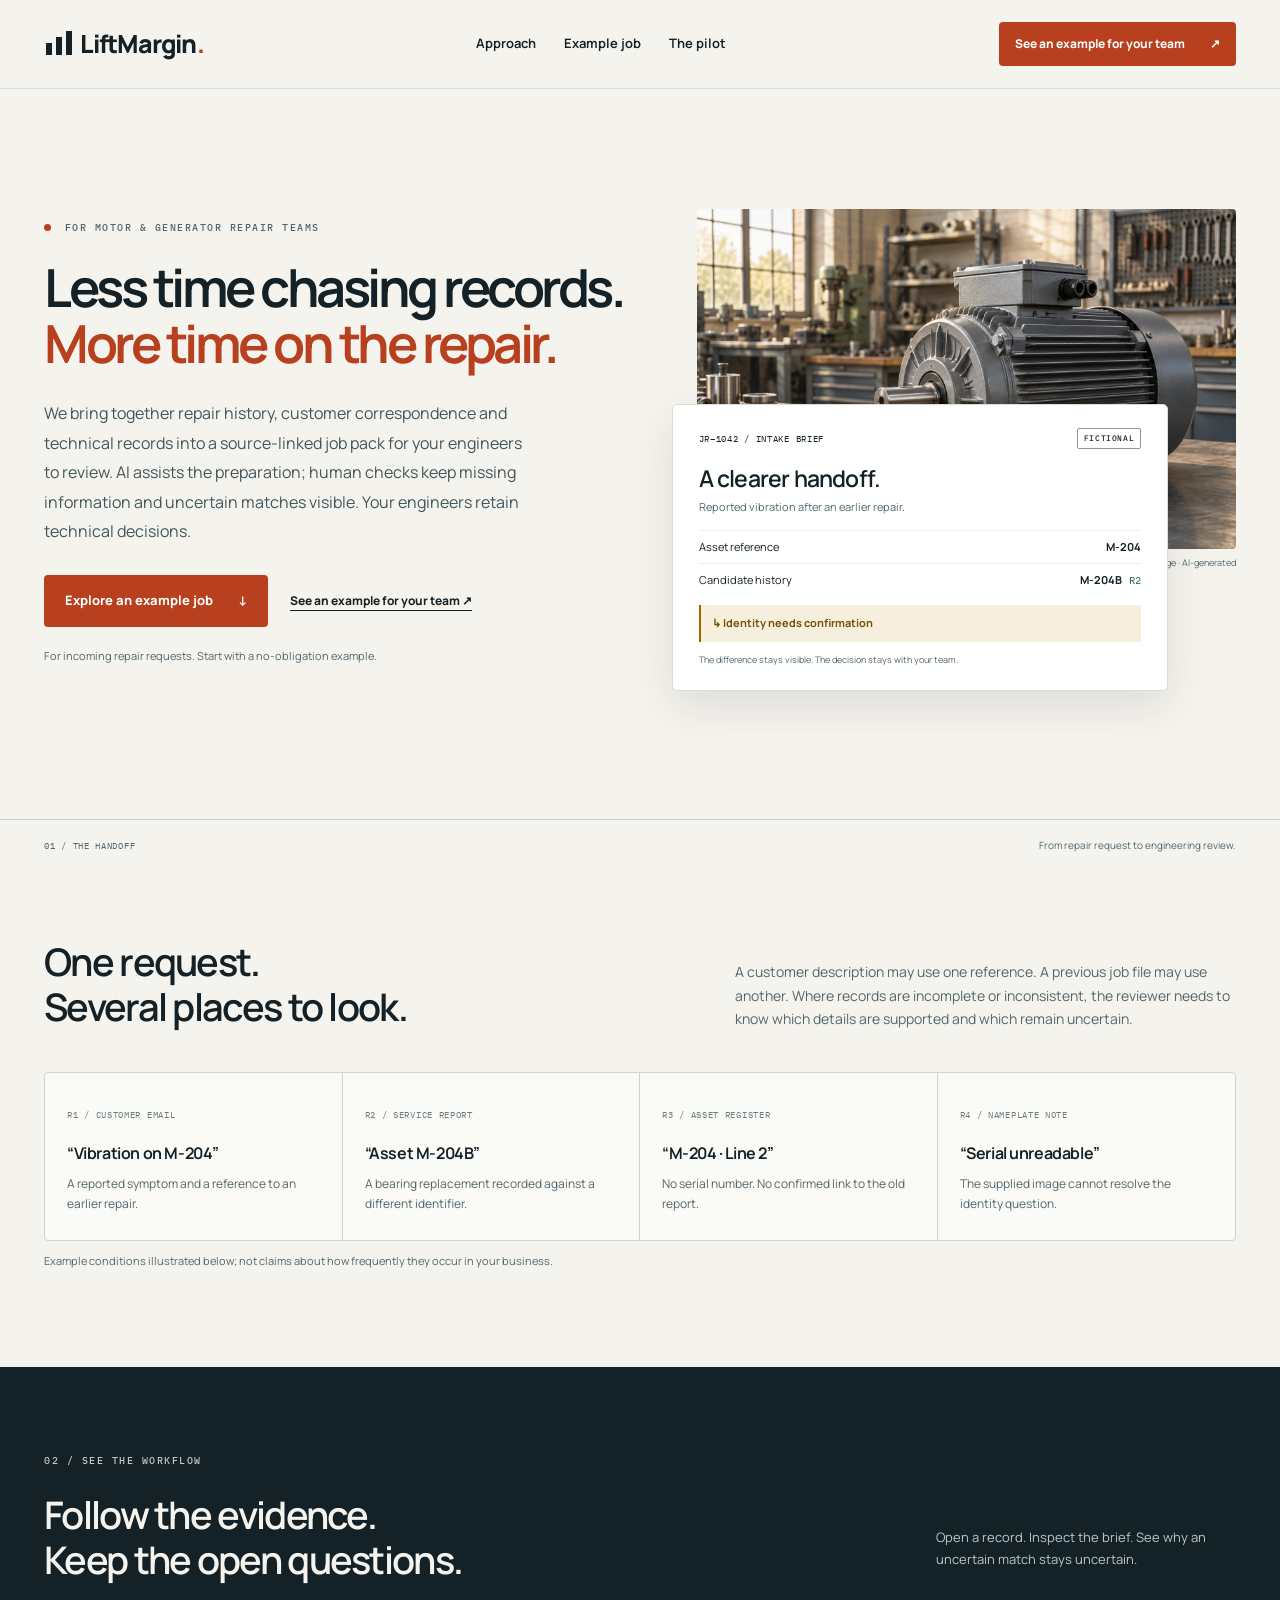
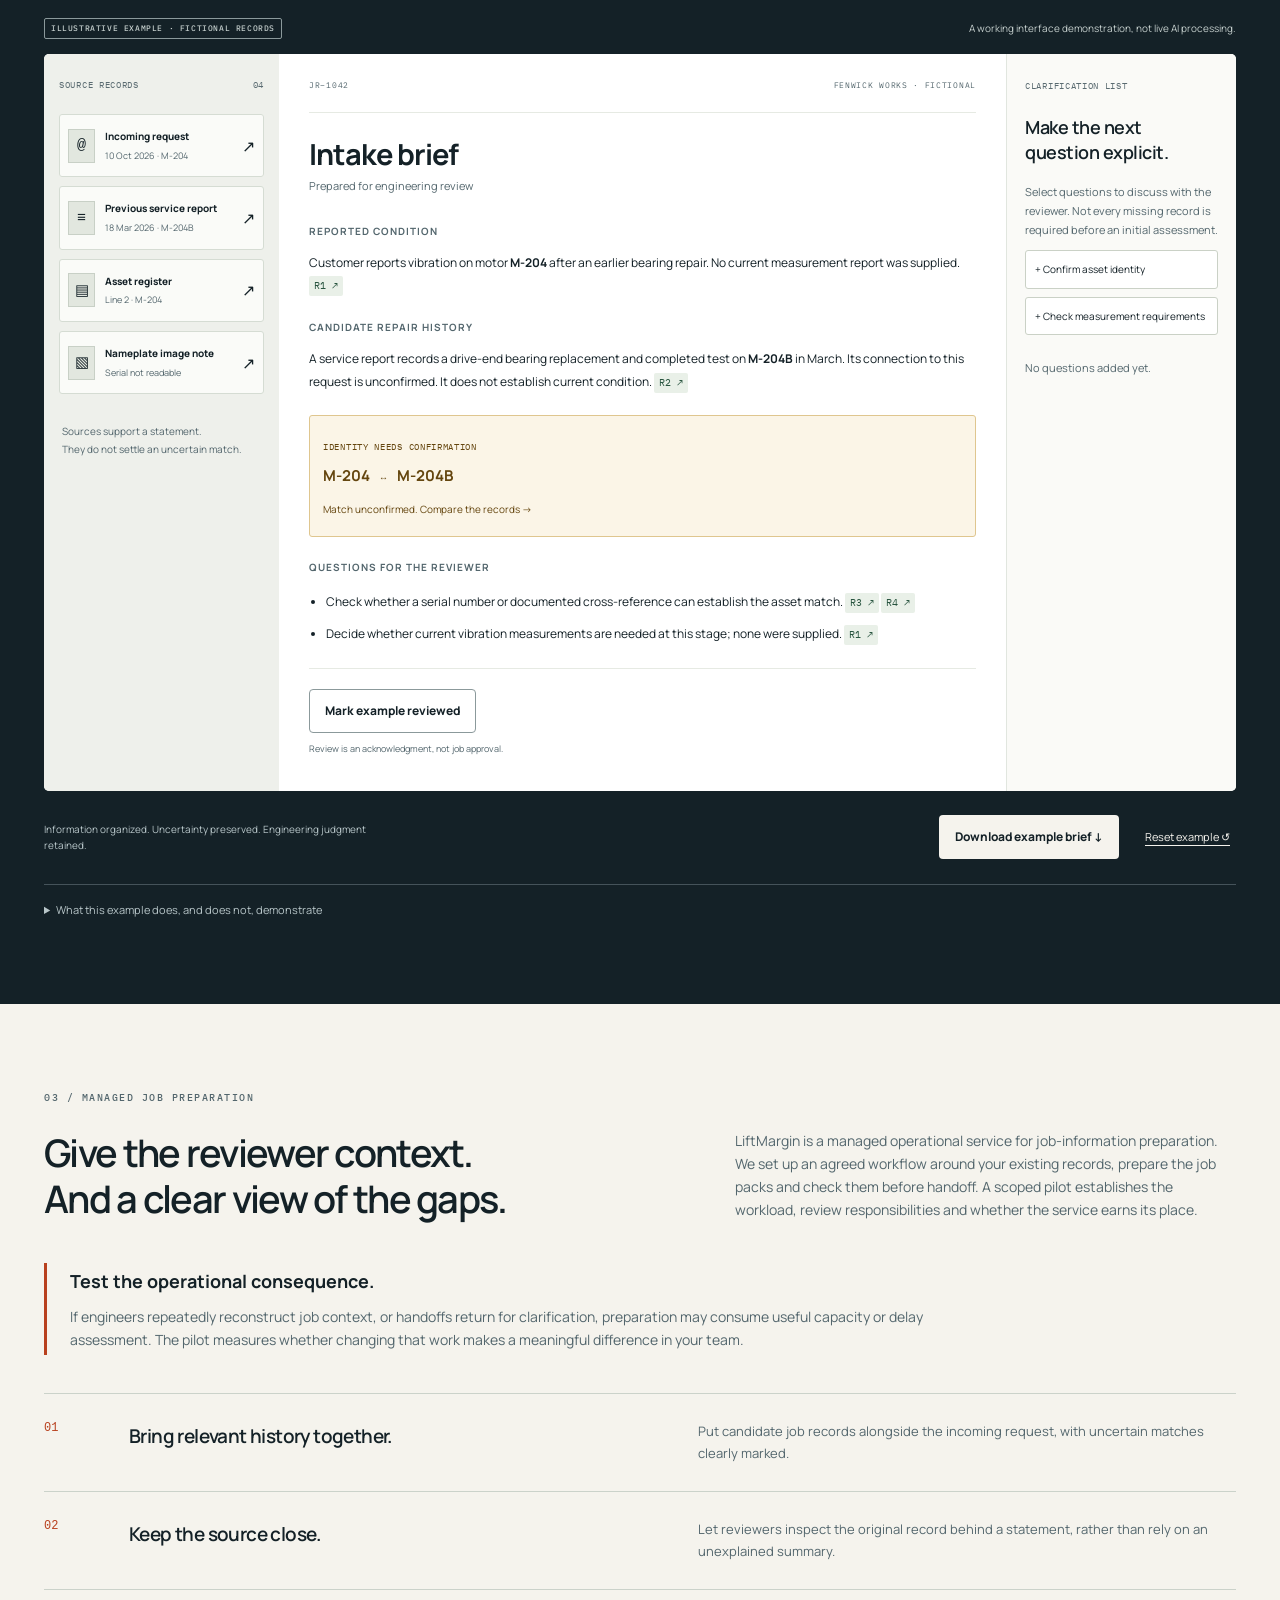
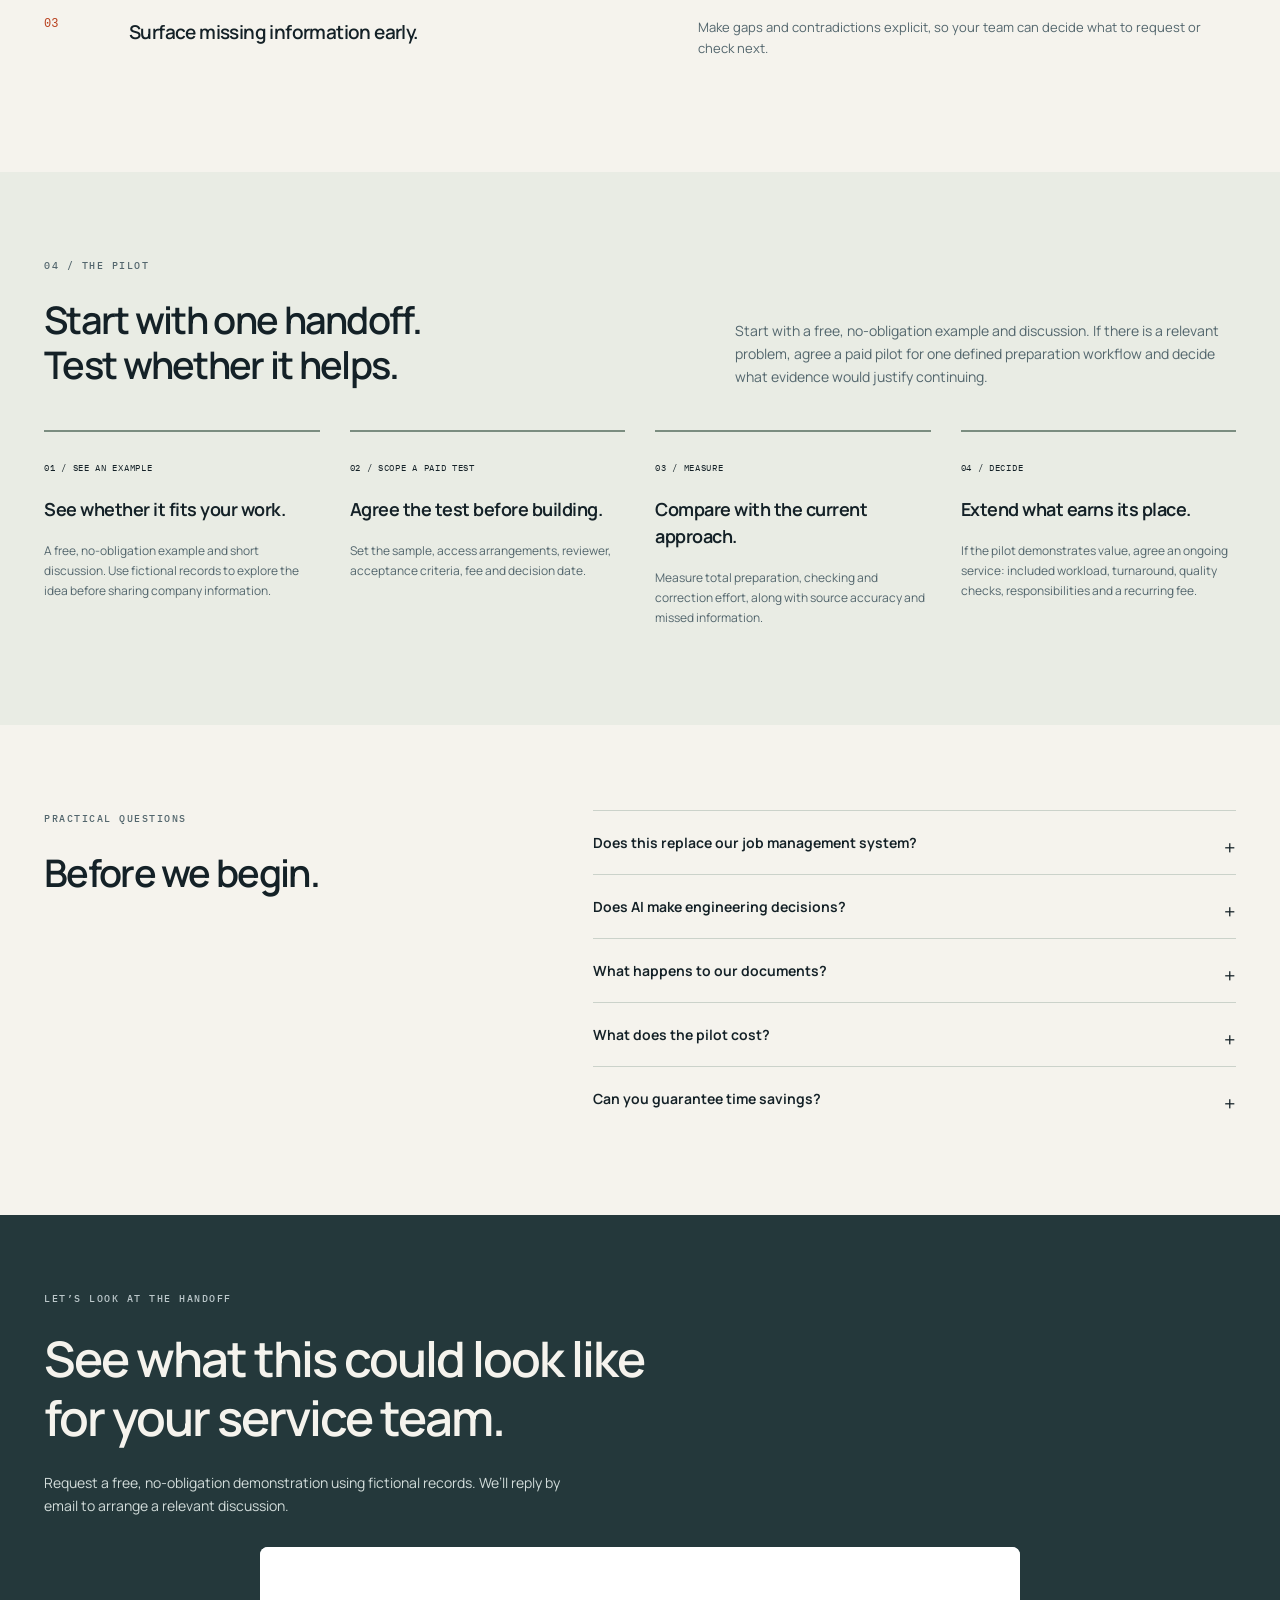
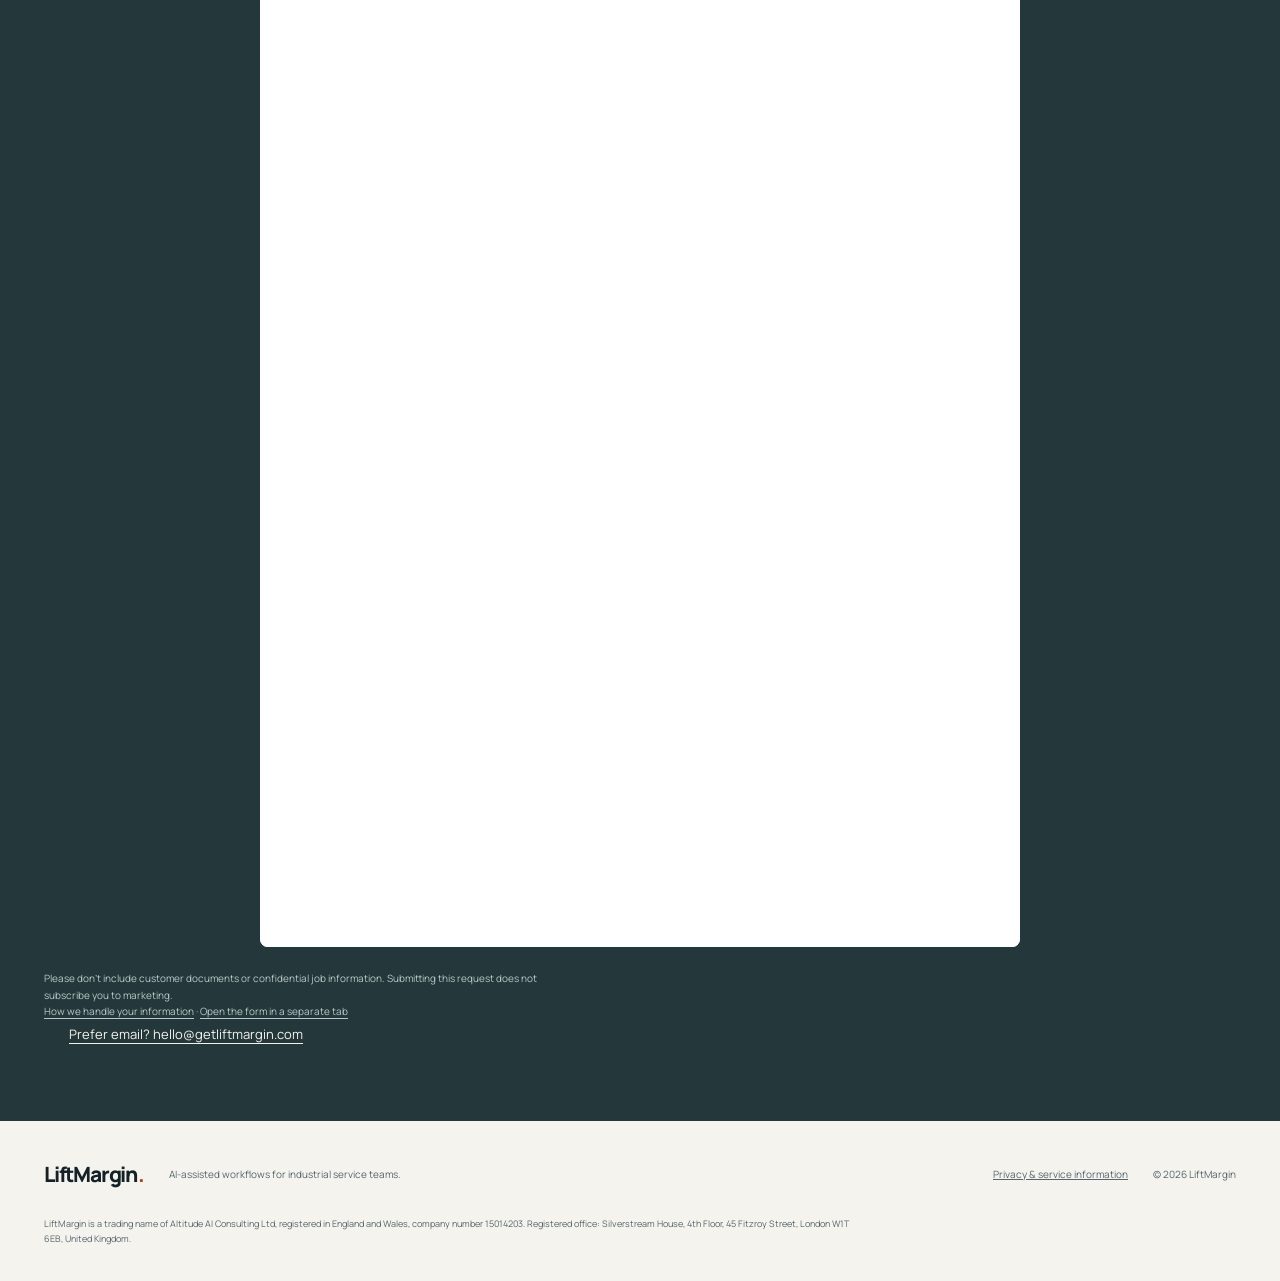
<file: site/index.html>
<!doctype html>
<html lang="en-US"><head><meta charset="utf-8"><meta name="viewport" content="width=device-width,initial-scale=1"><title>LiftMargin: Less time chasing records. More time on the repair.</title><meta name="description" content="AI-assisted job preparation for motor and generator repair teams. Explore a source-linked example, with missing information and uncertain matches kept visible."><meta property="og:title" content="LiftMargin: Less time chasing records. More time on the repair."><meta property="og:description" content="Managed job-information preparation for motor and generator repair teams. Start with a scoped pilot."><meta property="og:type" content="website"><link rel="canonical" href="https://getliftmargin.com/"><meta property="og:url" content="https://getliftmargin.com/"><meta property="og:site_name" content="LiftMargin"><meta property="og:image" content="https://getliftmargin.com/assets/og-image-us.jpg"><meta property="og:image:width" content="1200"><meta property="og:image:height" content="630"><meta property="og:image:alt" content="LiftMargin: Less time chasing records. More time on the repair. AI-assisted job preparation for motor and generator repair teams."><meta name="twitter:card" content="summary_large_image"><meta name="twitter:title" content="LiftMargin: Less time chasing records. More time on the repair."><meta name="twitter:description" content="AI-assisted job preparation for motor and generator repair teams."><meta name="twitter:image" content="https://getliftmargin.com/assets/og-image-us.jpg"><meta name="theme-color" content="#142127"><link rel="icon" href="assets/favicon.svg" type="image/svg+xml"><link rel="stylesheet" href="style.css"></head>
<body>
<header><nav class="wrap" aria-label="Main navigation"><a class="wordmark" href="#top" aria-label="LiftMargin home"><svg width="29" height="30" viewBox="0 0 29 30" aria-hidden="true"><path d="M2 26V14h6v12zm10 0V8h6v18zm10 0V2h6v24z" fill="currentColor"/></svg>LiftMargin<span class="wordmark-dot">.</span></a><div class="navlinks"><a href="#approach">Approach</a><a href="#example">Example job</a><a href="#pilot">The pilot</a></div><a class="button small" href="#contact">See an example for your team <span aria-hidden="true">↗</span></a></nav></header>
<main id="top">
<section class="hero wrap"><div class="hero-copy"><p class="eyebrow"><span></span> FOR MOTOR &amp; GENERATOR REPAIR TEAMS</p><h1>Less time chasing records.<br><em>More time on the repair.</em></h1><p class="lead">We bring together repair history, customer correspondence and technical records into a source-linked job pack for your engineers to review. AI assists the preparation; human checks keep missing information and uncertain matches visible. Your engineers retain technical decisions.</p><div class="actions"><a class="button" href="#example">Explore an example job <span aria-hidden="true">↓</span></a><a class="text-link" href="#contact">See an example for your team ↗</a></div><p class="micro">For incoming repair requests. Start with a no-obligation example.</p></div><div class="hero-scene"><figure><img src="assets/workshop.webp" alt="AI-generated illustration of an industrial electric motor on a workshop bench" width="1536" height="1024" fetchpriority="high"><figcaption>Illustrative workshop image · AI-generated</figcaption></figure><div class="hero-note"><div class="note-top"><span class="mono">JR–1042 / INTAKE BRIEF</span><span class="fiction-label">FICTIONAL</span></div><h2>A clearer handoff.</h2><p>Reported vibration after an earlier repair.</p><div class="note-row"><span>Asset reference</span><strong>M-204</strong></div><div class="note-row"><span>Candidate history</span><strong>M-204B <span class="source-tag">R2</span></strong></div><div class="warning">↳ Identity needs confirmation</div><p class="micro">The difference stays visible. The decision stays with your team.</p></div></div></section>
<div class="section-rule wrap"><span class="mono">01 / THE HANDOFF</span><span>From repair request to engineering review.</span></div>
<section id="approach" class="wrap section"><div class="section-heading"><h2>One request.<br>Several places to look.</h2><p>A customer description may use one reference. A previous job file may use another. Where records are incomplete or inconsistent, the reviewer needs to know which details are supported and which remain uncertain.</p></div><div class="records-strip"><article><span class="mono">R1 / CUSTOMER EMAIL</span><h3>“Vibration on M-204”</h3><p>A reported symptom and a reference to an earlier repair.</p></article><article><span class="mono">R2 / SERVICE REPORT</span><h3>“Asset M-204B”</h3><p>A bearing replacement recorded against a different identifier.</p></article><article><span class="mono">R3 / ASSET REGISTER</span><h3>“M-204 · Line 2”</h3><p>No serial number. No confirmed link to the old report.</p></article><article><span class="mono">R4 / NAMEPLATE NOTE</span><h3>“Serial unreadable”</h3><p>The supplied image cannot resolve the identity question.</p></article></div><p class="micro">Example conditions illustrated below; not claims about how frequently they occur in your business.</p></section>
<section id="example" class="demo-section"><div class="wrap section"><div class="demo-heading"><div><p class="eyebrow light">02 / SEE THE WORKFLOW</p><h2>Follow the evidence.<br>Keep the open questions.</h2></div><p>Open a record. Inspect the brief. See why an uncertain match stays uncertain.</p></div><div class="demo-disclosure"><span class="fiction-label">ILLUSTRATIVE EXAMPLE · FICTIONAL RECORDS</span><span>A working interface demonstration, not live AI processing.</span></div>
<div class="demo-shell"><aside class="source-tray" aria-label="Example source records"><div class="panel-label mono">SOURCE RECORDS <span>04</span></div><button class="source-button" data-source="R1"><span class="file-icon">@</span><span><strong>Incoming request</strong><small>10 Oct 2026 · M-204</small></span><b>↗</b></button><button class="source-button" data-source="R2"><span class="file-icon">≡</span><span><strong>Previous service report</strong><small>18 Mar 2026 · M-204B</small></span><b>↗</b></button><button class="source-button" data-source="R3"><span class="file-icon">▤</span><span><strong>Asset register</strong><small>Line 2 · M-204</small></span><b>↗</b></button><button class="source-button" data-source="R4"><span class="file-icon">▧</span><span><strong>Nameplate image note</strong><small>Serial not readable</small></span><b>↗</b></button><div class="tray-note">Sources support a statement.<br>They do not settle an uncertain match.</div></aside>
<article class="brief"><div class="brief-meta mono">JR–1042 <span>FENWICK WORKS · FICTIONAL</span></div><h3>Intake brief</h3><p class="brief-sub">Prepared for engineering review</p><div class="brief-block"><h4>Reported condition</h4><p>Customer reports vibration on motor <strong>M-204</strong> after an earlier bearing repair. No current measurement report was supplied. <button class="citation" data-source="R1" aria-label="Open source R1 for reported condition">R1 ↗</button></p></div><div class="brief-block"><h4>Candidate repair history</h4><p>A service report records a drive-end bearing replacement and completed test on <strong>M-204B</strong> in March. Its connection to this request is unconfirmed. It does not establish current condition. <button class="citation" data-source="R2" aria-label="Open source R2 for candidate repair history">R2 ↗</button></p></div><button class="identity-alert" id="identity"><span class="mono">IDENTITY NEEDS CONFIRMATION</span><strong>M-204 <span>↔</span> M-204B</strong><small>Match unconfirmed. Compare the records →</small></button><div class="brief-block"><h4>Questions for the reviewer</h4><ul><li>Check whether a serial number or documented cross-reference can establish the asset match. <button class="citation" data-source="R3">R3 ↗</button> <button class="citation" data-source="R4">R4 ↗</button></li><li>Decide whether current vibration measurements are needed at this stage; none were supplied. <button class="citation" data-source="R1">R1 ↗</button></li></ul></div><div class="brief-foot"><button class="button secondary small" id="review" aria-pressed="false">Mark example reviewed</button><p id="review-status" role="status">Review is an acknowledgment, not job approval.</p></div></article>
<aside class="questions-panel"><p class="panel-label mono">CLARIFICATION LIST</p><h3>Make the next<br>question explicit.</h3><p class="micro">Select questions to discuss with the reviewer. Not every missing record is required before an initial assessment.</p><button class="question-add" data-question="Confirm whether M-204 and M-204B refer to the same asset, using the serial number.">+ Confirm asset identity</button><button class="question-add" data-question="Ask the reviewer whether current vibration measurements are needed at this stage.">+ Check measurement requirements</button><ul id="questions" aria-label="Selected clarification questions"></ul><p id="question-status" class="micro" role="status" aria-live="polite">No questions added yet.</p></aside></div>
<div class="demo-toolbar"><p>Information organized. Uncertainty preserved. Engineering judgment retained.</p><div><button class="button paper small" id="download">Download example brief ↓</button><button class="reset" id="reset">Reset example ↺</button></div></div><details class="demo-about"><summary>What this example does, and does not, demonstrate</summary><p>This deliberately small example shows how sources and uncertainty can be presented. It does not establish time savings, typical job volume or suitability for your records. A representative test must include your actual document types, complexity, review effort and workflow requirements.</p><p>Every company, record and job in this example is fictional. The content is predefined; this page does not analyze files or run a live AI service. It illustrates a proposed handoff. Your team defines the required records and retains technical assessment, repair and safety decisions.</p></details></div></section>
<section class="wrap section outcomes"><p class="eyebrow">03 / MANAGED JOB PREPARATION</p><div class="section-heading"><h2>Give the reviewer context.<br>And a clear view of the gaps.</h2><p>LiftMargin is a managed operational service for job-information preparation. We set up an agreed workflow around your existing records, prepare the job packs and check them before handoff. A scoped pilot establishes the workload, review responsibilities and whether the service earns its place.</p></div><div class="commercial-purpose"><h3>Test the operational consequence.</h3><p>If engineers repeatedly reconstruct job context, or handoffs return for clarification, preparation may consume useful capacity or delay assessment. The pilot measures whether changing that work makes a meaningful difference in your team.</p></div><div class="outcome-list"><article><span class="number">01</span><h3>Bring relevant history together.</h3><p>Put candidate job records alongside the incoming request, with uncertain matches clearly marked.</p></article><article><span class="number">02</span><h3>Keep the source close.</h3><p>Let reviewers inspect the original record behind a statement, rather than rely on an unexplained summary.</p></article><article><span class="number">03</span><h3>Surface missing information early.</h3><p>Make gaps and contradictions explicit, so your team can decide what to request or check next.</p></article></div></section>
<section id="pilot" class="pilot-section"><div class="wrap section"><div class="section-heading"><div><p class="eyebrow">04 / THE PILOT</p><h2>Start with one handoff.<br>Test whether it helps.</h2></div><p>Start with a free, no-obligation example and discussion. If there is a relevant problem, agree a paid pilot for one defined preparation workflow and decide what evidence would justify continuing.</p></div><ol class="pilot-steps"><li><span class="mono">01 / SEE AN EXAMPLE</span><h3>See whether it fits your work.</h3><p>A free, no-obligation example and short discussion. Use fictional records to explore the idea before sharing company information.</p></li><li><span class="mono">02 / SCOPE A PAID TEST</span><h3>Agree the test before building.</h3><p>Set the sample, access arrangements, reviewer, acceptance criteria, fee and decision date.</p></li><li><span class="mono">03 / MEASURE</span><h3>Compare with the current approach.</h3><p>Measure total preparation, checking and correction effort, along with source accuracy and missed information.</p></li><li><span class="mono">04 / DECIDE</span><h3>Extend what earns its place.</h3><p>If the pilot demonstrates value, agree an ongoing service: included workload, turnaround, quality checks, responsibilities and a recurring fee.</p></li></ol></div></section>
<section class="wrap section faq"><div><p class="eyebrow">PRACTICAL QUESTIONS</p><h2>Before we begin.</h2></div><div><details><summary>Does this replace our job management system?</summary><p>We work around the records and systems your team uses. The pilot establishes which imports, access and integrations are practical, and what preparation work we will manage for you.</p></details><details><summary>Does AI make engineering decisions?</summary><p>No. The service organizes and references information for review. Your team retains technical judgment, repair decisions and approval.</p></details><details><summary>What happens to our documents?</summary><p>Access, storage, retention and deletion arrangements must be agreed before company records are accepted. Please do not send confidential records in an initial request.</p></details><details><summary>What does the pilot cost?</summary><p>The fee is agreed after the workflow and test scope are understood. The initial conversation is free and carries no obligation.</p></details><details><summary>Can you guarantee time savings?</summary><p>No. The pilot measures whether the workflow improves your handoff. The fictional demonstration is not evidence of customer savings or operational results.</p></details></div></section>
<section id="contact" class="contact-section"><div class="wrap"><p class="eyebrow light">LET’S LOOK AT THE HANDOFF</p><h2>See what this could look like<br>for your service team.</h2><p>Request a free, no-obligation demonstration using fictional records. We’ll reply by email to arrange a relevant discussion.</p><div class="request-form-shell"><iframe src="https://api.leadconnectorhq.com/widget/form/vJHZk4NUWJeu3hYxcGUx" title="Request a LiftMargin demonstration" loading="lazy" referrerpolicy="strict-origin-when-cross-origin"></iframe></div><p class="contact-note">Please don’t include customer documents or confidential job information. Submitting this request does not subscribe you to marketing.<br><a href="privacy.html">How we handle your information</a> · <a href="https://api.leadconnectorhq.com/widget/form/vJHZk4NUWJeu3hYxcGUx" target="_blank" rel="noopener">Open the form in a separate tab</a></p><a class="email" href="mailto:hello@getliftmargin.com">Prefer email? hello@getliftmargin.com</a></div></section>
</main><footer class="wrap"><a class="wordmark" href="#top">LiftMargin<span class="wordmark-dot">.</span></a><p>AI-assisted workflows for industrial service teams.</p><a href="privacy.html">Privacy &amp; service information</a><span>© 2026 LiftMargin</span><p class="legal">LiftMargin is a trading name of Altitude AI Consulting Ltd, registered in England and Wales, company number 15014203. Registered office: Silverstream House, 4th Floor, 45 Fitzroy Street, London W1T 6EB, United Kingdom.</p></footer>
<dialog id="source-dialog" aria-labelledby="source-title"><div class="dialog-head"><span class="mono" id="source-kind"></span><button id="close-dialog" aria-label="Close source record">×</button></div><h2 id="source-title"></h2><p class="fiction-label">FICTIONAL RECORD · JR–1042</p><div id="source-content"></div><div class="dialog-bottom"><button class="button secondary small" id="dialog-done">Back to brief</button></div></dialog>
<script src="app.js"></script></body></html>
</file>
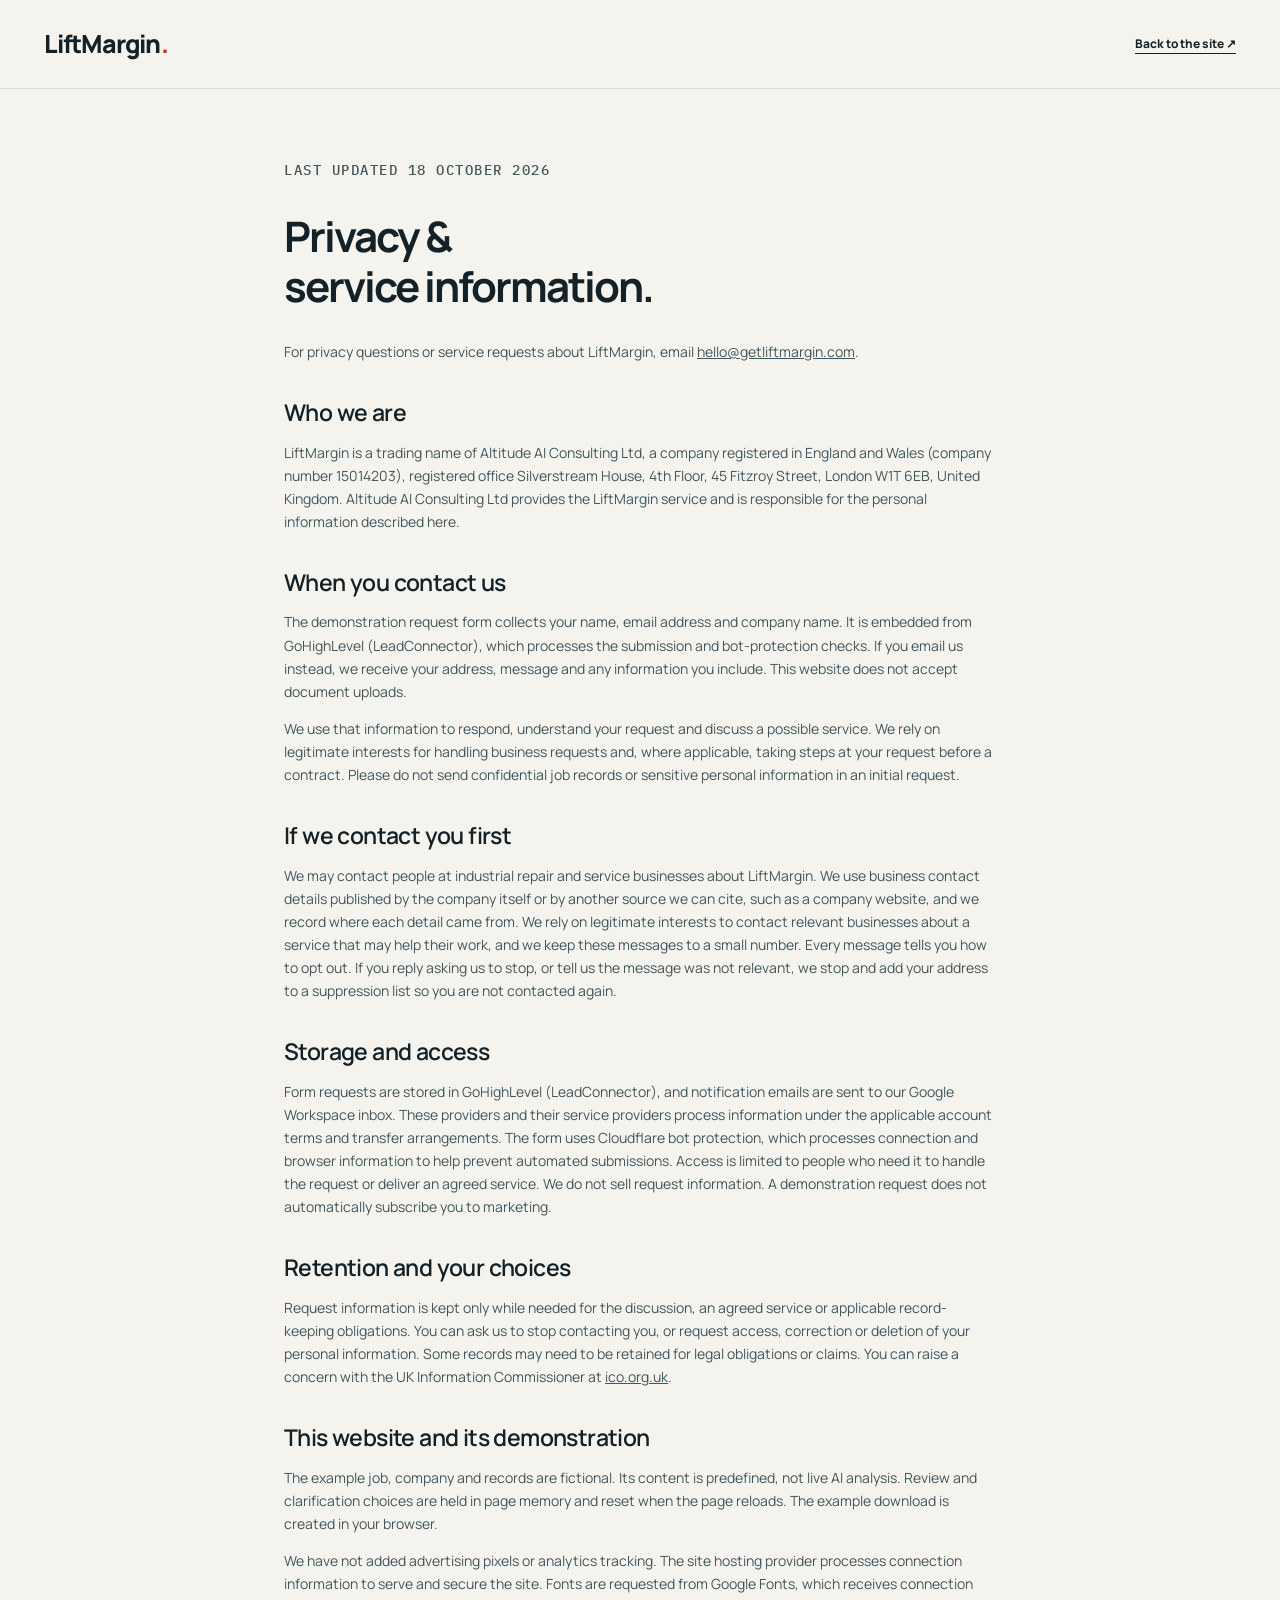
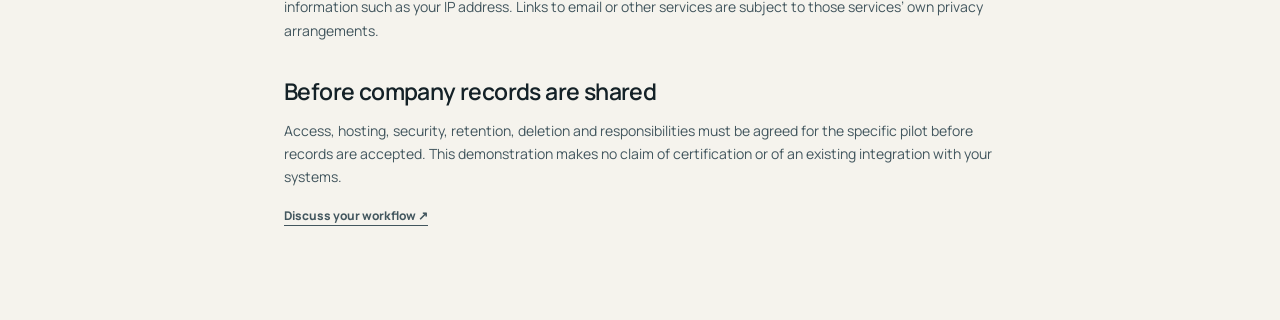
<file: site/privacy.html>
<!doctype html><html lang="en-US"><head><meta charset="utf-8"><meta name="viewport" content="width=device-width,initial-scale=1"><title>Privacy & service information | LiftMargin</title><meta name="description" content="How LiftMargin handles initial requests and information about this demonstration."><link rel="icon" href="assets/favicon.svg" type="image/svg+xml"><link rel="stylesheet" href="style.css"></head><body><header><nav class="wrap"><a class="wordmark" href="index.html">LiftMargin<span class="wordmark-dot">.</span></a><a class="text-link" href="index.html">Back to the site ↗</a></nav></header><main class="wrap privacy-main"><p class="eyebrow">LAST UPDATED 18 OCTOBER 2026</p><h1>Privacy &amp;<br>service information.</h1><p>For privacy questions or service requests about LiftMargin, email <a href="mailto:hello@getliftmargin.com">hello@getliftmargin.com</a>.</p><h2>Who we are</h2><p>LiftMargin is a trading name of Altitude AI Consulting Ltd, a company registered in England and Wales (company number 15014203), registered office Silverstream House, 4th Floor, 45 Fitzroy Street, London W1T 6EB, United Kingdom. Altitude AI Consulting Ltd provides the LiftMargin service and is responsible for the personal information described here.</p><h2>When you contact us</h2><p>The demonstration request form collects your name, email address and company name. It is embedded from GoHighLevel (LeadConnector), which processes the submission and bot-protection checks. If you email us instead, we receive your address, message and any information you include. This website does not accept document uploads.</p><p>We use that information to respond, understand your request and discuss a possible service. We rely on legitimate interests for handling business requests and, where applicable, taking steps at your request before a contract. Please do not send confidential job records or sensitive personal information in an initial request.</p><h2>If we contact you first</h2><p>We may contact people at industrial repair and service businesses about LiftMargin. We use business contact details published by the company itself or by another source we can cite, such as a company website, and we record where each detail came from. We rely on legitimate interests to contact relevant businesses about a service that may help their work, and we keep these messages to a small number. Every message tells you how to opt out. If you reply asking us to stop, or tell us the message was not relevant, we stop and add your address to a suppression list so you are not contacted again.</p><h2>Storage and access</h2><p>Form requests are stored in GoHighLevel (LeadConnector), and notification emails are sent to our Google Workspace inbox. These providers and their service providers process information under the applicable account terms and transfer arrangements. The form uses Cloudflare bot protection, which processes connection and browser information to help prevent automated submissions. Access is limited to people who need it to handle the request or deliver an agreed service. We do not sell request information. A demonstration request does not automatically subscribe you to marketing.</p><h2>Retention and your choices</h2><p>Request information is kept only while needed for the discussion, an agreed service or applicable record-keeping obligations. You can ask us to stop contacting you, or request access, correction or deletion of your personal information. Some records may need to be retained for legal obligations or claims. You can raise a concern with the UK Information Commissioner at <a href="https://ico.org.uk/make-a-complaint/">ico.org.uk</a>.</p><h2>This website and its demonstration</h2><p>The example job, company and records are fictional. Its content is predefined, not live AI analysis. Review and clarification choices are held in page memory and reset when the page reloads. The example download is created in your browser.</p><p>We have not added advertising pixels or analytics tracking. The site hosting provider processes connection information to serve and secure the site. Fonts are requested from Google Fonts, which receives connection information such as your IP address. Links to email or other services are subject to those services’ own privacy arrangements.</p><h2>Before company records are shared</h2><p>Access, hosting, security, retention, deletion and responsibilities must be agreed for the specific pilot before records are accepted. This demonstration makes no claim of certification or of an existing integration with your systems.</p><p><a class="text-link" href="index.html#contact">Discuss your workflow ↗</a></p></main></body></html>
</file>
<file: site/style.css>
@import url('https://fonts.googleapis.com/css2?family=Manrope:wght@400;500;600;650;700;750;800&family=IBM+Plex+Mono:wght@400;500&display=swap');
:root{--ink:#142127;--chalk:#f5f3ed;--steel:#53666d;--line:#d9ddd7;--orange:#b8401e;--amber:#76500b}*{box-sizing:border-box}html{scroll-behavior:smooth;scroll-padding-top:100px}body{margin:0;color:var(--ink);background:var(--chalk);font:16px/1.65 Manrope,Arial,sans-serif}button,input,textarea{font:inherit}button,a{-webkit-tap-highlight-color:transparent}a{color:inherit}button{cursor:pointer}a:focus-visible,button:focus-visible,summary:focus-visible{outline:3px solid #e37c39;outline-offset:5px}button:disabled{cursor:default}.wrap{max-width:1280px;margin:auto;padding-left:44px;padding-right:44px}header{background:#f5f3edf5;border-bottom:1px solid var(--line);position:sticky;top:0;z-index:10;backdrop-filter:blur(12px)}nav{height:88px;display:flex;align-items:center;justify-content:space-between;gap:30px}.wordmark{font-size:25px;font-weight:800;letter-spacing:-1.2px;text-decoration:none;display:flex;gap:7px;align-items:center}.wordmark-dot{color:var(--orange);margin-left:-6px}.navlinks{display:flex;gap:28px;font-size:13px;font-weight:650}.navlinks a{text-decoration:none}.navlinks a:hover,.text-link:hover{color:var(--orange)}.button{background:var(--orange);color:white;border:1px solid transparent;border-radius:4px;padding:15px 20px;text-decoration:none;display:inline-flex;align-items:center;justify-content:center;gap:25px;font-size:13px;font-weight:750;line-height:1.5;min-height:48px;transition:background .15s,transform .15s}.button:hover{background:#913017}.button.small{padding:11px 15px;font-size:12px;min-height:44px}.button.secondary{background:transparent;border-color:#8b999b;color:var(--ink)}.button.secondary:hover{background:#e8ece7}.button.paper{background:var(--chalk);color:var(--ink)}.button.paper:hover{background:white}.hero{padding-top:75px;padding-bottom:88px;display:grid;grid-template-columns:1.05fr 1fr;gap:35px;align-items:center;min-height:730px}.eyebrow{font:500 10px/1.7 'IBM Plex Mono',monospace;letter-spacing:1.5px;margin:0 0 23px;color:var(--steel)}.eyebrow span{display:inline-block;width:7px;height:7px;background:var(--orange);border-radius:50%;margin-right:6px}.hero h1{font-size:clamp(42px,4.5vw,65px);font-weight:650;line-height:1.08;letter-spacing:-3.5px;margin:0 0 27px}.hero h1 em{color:var(--orange);font-style:normal}.lead{font-size:16px;line-height:1.85;max-width:480px;color:#42565e}.actions{display:flex;gap:22px;align-items:center;flex-wrap:wrap;margin-top:28px}.text-link{font-size:12px;font-weight:750;text-underline-offset:5px}.micro{font-size:11px;line-height:1.7;color:var(--steel)}.hero-copy>.micro{margin-top:20px}.hero-scene{position:relative;padding-bottom:120px;padding-top:5px}.hero-scene figure{margin:0 0 0 25px}.hero-scene img{width:100%;height:340px;object-fit:cover;border-radius:4px;display:block}.hero-scene figcaption{font-size:9px;text-align:right;color:var(--steel);margin-top:7px}.hero-note{position:absolute;bottom:0;left:0;width:88%;padding:23px 26px;background:white;box-shadow:0 16px 45px #1421271a;border:1px solid #daddd5;border-radius:5px}.note-top{display:flex;justify-content:space-between;gap:10px;align-items:center}.mono{font:400 9px/1.7 'IBM Plex Mono',monospace;letter-spacing:.7px}.fiction-label{font:500 8px/1.6 'IBM Plex Mono',monospace;letter-spacing:.6px;border:1px solid #8b999b;padding:3px 6px;border-radius:2px;display:inline-block}.hero-note h2{font-size:23px;letter-spacing:-.8px;line-height:1.3;margin:15px 0 4px}.hero-note>p{font-size:11px;margin:0 0 14px;color:var(--steel)}.note-row{display:flex;justify-content:space-between;font-size:11px;border-top:1px solid #edf0eb;padding:7px 0}.source-tag{font:10px monospace;color:#296149;margin-left:5px}.warning{padding:9px 11px;background:#f7efdd;border-left:2px solid #9a6500;color:#76500b;font-size:11px;font-weight:700;margin:9px 0}.hero-note>p.micro{font-size:9px;margin:10px 0 0}.section-rule{display:flex;justify-content:space-between;align-items:center;border-top:1px solid #c8cfca;padding-top:17px;font-size:10px;color:var(--steel)}.section{padding-top:85px;padding-bottom:85px}h2{font-size:38px;line-height:1.2;font-weight:600;letter-spacing:-1.7px;margin:0}.section-heading{display:grid;grid-template-columns:1.2fr 1fr;gap:90px;align-items:end;margin-bottom:42px}.section-heading>p{margin:0;font-size:14px;color:var(--steel)}.records-strip{display:grid;grid-template-columns:repeat(4,1fr);border:1px solid #ced4cf;border-radius:4px;background:#fafaf6}.records-strip article{padding:26px 22px;border-right:1px solid #ced4cf}.records-strip article:last-child{border:0}.records-strip .mono{color:#6b7d83}.records-strip h3{font-size:16px;font-weight:650;margin:15px 0 8px;letter-spacing:-.4px}.records-strip p{font-size:12px;color:var(--steel);margin:0}.demo-section{background:var(--ink);color:var(--chalk)}.light{color:#bcc8cb}.demo-heading{display:flex;justify-content:space-between;gap:60px;align-items:end;margin-bottom:35px}.demo-heading>p{color:#bac8cc;max-width:300px;font-size:13px}.demo-disclosure{display:flex;justify-content:space-between;gap:15px;font-size:10px;color:#c5cfcd;align-items:center;padding:0 0 15px}.demo-shell{background:#fff;color:var(--ink);display:grid;grid-template-columns:235px minmax(0,1fr) 230px;border-radius:5px;overflow:hidden}.source-tray{background:#eef0eb;padding:23px 15px}.panel-label{display:flex;justify-content:space-between;color:#5a6b71;margin:0 0 22px}.source-button{width:100%;border:1px solid #d5dcd3;background:#fafbf8;display:flex;align-items:center;gap:10px;text-align:left;padding:13px 8px;margin-bottom:9px;border-radius:3px;color:var(--ink)}.source-button:hover{border-color:#6b7d83;background:white}.source-button strong{display:block;font-size:10px;font-weight:750}.source-button small{display:block;font-size:9px;color:var(--steel);margin-top:4px}.source-button b{margin-left:auto;font-weight:400}.file-icon{display:grid;place-items:center;background:#e2e7df;width:27px;height:34px;border:1px solid #c8d0c6;font:15px monospace;flex-shrink:0}.tray-note{margin:28px 3px;font-size:10px;line-height:1.8;color:var(--steel)}.brief{padding:25px 30px}.brief-meta{display:flex;justify-content:space-between;gap:10px;font-size:8px;color:var(--steel);padding-bottom:20px;border-bottom:1px solid #e6eae3}.brief h3{font-size:29px;letter-spacing:-1px;line-height:1.3;margin:23px 0 3px}.brief-sub{font-size:11px;color:var(--steel);margin:0 0 28px}.brief-block{margin:22px 0}.brief h4{font-size:10px;text-transform:uppercase;letter-spacing:1px;margin:0 0 8px;color:#53666d}.brief-block p,.brief-block li{font-size:12px;line-height:1.9}.brief-block ul{padding-left:17px}.brief-block li{margin-bottom:9px}.citation{border:0;background:#e9f0e8;color:#28543f;font:10px/1.6 'IBM Plex Mono',monospace;border-radius:2px;padding:2px 5px;white-space:nowrap}.identity-alert{display:block;width:100%;border:1px solid #dfc68f;background:#fbf5e7;color:#64450e;text-align:left;padding:15px 13px;border-radius:3px}.identity-alert strong{display:block;font-size:15px;margin:6px 0}.identity-alert strong span{font-size:9px;font-weight:400;margin:0 6px}.identity-alert small{font-size:10px}.brief-foot{border-top:1px solid #e6eae3;padding-top:20px}.brief-foot p{font-size:9px;color:var(--steel)}.questions-panel{border-left:1px solid #e1e6df;padding:24px 18px;background:#fafaf7}.questions-panel h3{font-size:18px;font-weight:600;line-height:1.4;letter-spacing:-.5px}.question-add{font-size:10px;color:var(--ink);background:white;border:1px solid #cad1c6;padding:10px 9px;border-radius:3px;text-align:left;width:100%;margin-bottom:8px}.question-add:hover{background:#edf1e9}.question-add:disabled{color:#687769;background:#ecf0e8}#questions{list-style:none;padding:0}#questions li{font-size:10px;padding:10px 0;border-top:1px solid #dce1d7;display:flex;gap:8px}#questions button{margin-left:auto;align-self:start;background:none;border:0;font-size:18px;line-height:1;color:#76500b}.demo-toolbar{display:flex;justify-content:space-between;gap:20px;align-items:center;margin:20px 0}.demo-toolbar p{font-size:10px;color:#b8c6c9;max-width:340px}.demo-toolbar>div{display:flex;align-items:center;gap:20px}.reset{border:0;background:none;color:var(--chalk);font-size:11px;text-decoration:underline;text-underline-offset:4px}.demo-about{border-top:1px solid #45535a;padding-top:16px;color:#b8c6c9;font-size:11px}.demo-about summary{cursor:pointer}.demo-about p{max-width:850px}.outcome-list article{display:grid;grid-template-columns:55px 1fr 1fr;gap:30px;padding:27px 0;border-top:1px solid #cbd2ca;align-items:start}.number{font:12px monospace;color:var(--orange)}.outcome-list h3{margin:0;font-size:19px;letter-spacing:-.6px;font-weight:600}.outcome-list p{font-size:13px;color:var(--steel);margin:0}.pilot-section{background:#e9ece4}.pilot-steps{list-style:none;margin:0;padding:0;display:grid;grid-template-columns:repeat(4,1fr);gap:30px}.pilot-steps li{border-top:2px solid #7b8d80;padding-top:20px}.pilot-steps h3{font-size:18px;line-height:1.5;font-weight:650;letter-spacing:-.5px}.pilot-steps p{font-size:12px;color:var(--steel)}.faq{display:grid;grid-template-columns:1fr 1.4fr;gap:90px}.faq details{border-top:1px solid #cbd2ca;padding:20px 0}.faq summary{font-weight:650;font-size:14px;cursor:pointer;list-style:none;padding-right:25px;position:relative}.faq summary:after{content:'+';position:absolute;right:0;font-size:20px;font-weight:400}.faq details[open] summary:after{content:'−'}.faq details p{font-size:13px;color:var(--steel)}.contact-section{background:#24383b;color:var(--chalk);padding:75px 0}.contact-section h2{font-size:49px;letter-spacing:-2px}.contact-section p:not(.eyebrow){max-width:540px;font-size:14px;color:#d2dcda;margin:23px 0}.contact-section .email{display:inline-block;margin-left:25px;font-size:13px;text-underline-offset:4px}.contact-section p.contact-note{font-size:10px;color:#b9c8c6;margin-bottom:0}footer{display:flex;flex-wrap:wrap;align-items:center;gap:25px;padding-top:35px!important;padding-bottom:35px!important}footer .wordmark{font-size:21px}footer p,footer>a:not(.wordmark),footer>span{font-size:10px;color:var(--steel)}footer p{margin-right:auto}dialog{border:1px solid #cbd2ca;border-radius:6px;padding:30px;max-width:650px;width:calc(100% - 32px);max-height:85vh;overflow:auto;color:var(--ink);background:#fafbf7;box-shadow:0 30px 100px #0005}dialog::backdrop{background:#0b1a20b8;backdrop-filter:blur(4px)}.dialog-head{display:flex;justify-content:space-between;align-items:center;margin-bottom:20px}#close-dialog{font-size:30px;border:0;background:none;line-height:1;padding:5px 10px}dialog h2{font-size:27px}dialog .fiction-label{margin-top:16px}#source-content{font-size:14px;line-height:1.9;margin:20px 0}#source-content dl{display:grid;grid-template-columns:100px 1fr;gap:9px;font-size:12px}#source-content dt{color:var(--steel)}#source-content dd{margin:0}#source-content .record-body{border-top:1px solid #d7ddd3;padding-top:20px;margin-top:20px}.dialog-bottom{border-top:1px solid #d7ddd3;padding-top:20px}.privacy-main{max-width:800px;padding-top:70px;padding-bottom:80px}.privacy-main h1{font-size:42px;letter-spacing:-2px;line-height:1.2}.privacy-main h2{font-size:23px;letter-spacing:-.6px;margin-top:36px}.privacy-main p,.privacy-main li{font-size:14px;color:#42565e}
@media(min-width:1500px){.hero{min-height:760px}}@media(max-width:1050px){.wrap{padding-left:28px;padding-right:28px}.navlinks{gap:16px}.hero{gap:25px}.hero h1{font-size:51px}.hero-scene img{height:300px}.hero-note{width:95%;padding:20px}.demo-shell{grid-template-columns:190px 1fr}.questions-panel{grid-column:1/-1;border-top:1px solid #dce1d7;padding:22px;display:grid;grid-template-columns:1fr 1fr;gap:0 25px}.questions-panel h3{margin:0}.questions-panel .panel-label{grid-column:1/-1}.questions-panel .micro{margin:10px 0}.section-heading{gap:40px}.records-strip article{padding:20px 15px}.hero .actions{gap:15px}.pilot-steps{gap:20px}.faq{gap:40px}}@media(max-width:750px){html{scroll-padding-top:80px}.wrap{padding-left:22px;padding-right:22px}nav{height:75px;gap:12px}.wordmark{font-size:22px}.wordmark svg{width:23px}.navlinks{display:none}nav>.button{font-size:10px;padding:9px 10px;gap:8px}.hero{display:block;padding-top:45px;padding-bottom:55px;min-height:0}.hero h1{font-size:48px;letter-spacing:-2.7px}.lead{font-size:14px;max-width:none}.hero-scene{margin-top:38px;padding-bottom:145px}.hero-scene figure{margin-left:25px}.hero-scene img{height:290px}.hero-note{width:88%;padding:22px;bottom:0}.hero-note h2{font-size:23px}.hero-copy>.micro{font-size:10px}.section-rule{font-size:9px;gap:15px}.section{padding-top:55px;padding-bottom:55px}h2{font-size:31px;letter-spacing:-1.3px}.section-heading{display:block;margin-bottom:28px}.section-heading>p{font-size:13px;margin-top:22px}.records-strip{grid-template-columns:1fr 1fr}.records-strip article:nth-child(2){border-right:0}.records-strip article:nth-child(-n+2){border-bottom:1px solid #ced4cf}.records-strip h3{font-size:14px}.records-strip p{font-size:11px}.demo-heading{display:block}.demo-heading>p{max-width:none;margin-top:20px}.demo-disclosure{display:block}.demo-disclosure>span:last-child{display:block;margin-top:10px}.demo-shell{display:block}.source-tray{display:grid;grid-template-columns:1fr 1fr;gap:8px;padding:18px 12px}.source-tray .panel-label{grid-column:1/-1;margin-bottom:7px}.source-button{margin:0;padding:10px 7px;gap:7px}.source-button b{display:none}.source-button strong{font-size:9px}.source-button small{font-size:8px}.file-icon{width:22px;height:28px}.tray-note{display:none}.brief{padding:24px 20px}.brief-meta{font-size:7px}.brief-block p,.brief-block li{font-size:12px}.identity-alert strong{font-size:14px}.questions-panel{display:block}.questions-panel h3 br{display:none}.questions-panel .question-add{margin-top:5px;width:100%}.demo-toolbar{display:block}.demo-toolbar>div{gap:15px;flex-wrap:wrap}.demo-toolbar p{max-width:none}.outcome-list article{grid-template-columns:30px 1fr;gap:10px}.outcome-list p{grid-column:2}.outcome-list h3{font-size:17px}.pilot-steps{grid-template-columns:1fr 1fr;gap:25px}.pilot-steps h3{font-size:16px}.faq{display:block}.faq>div:first-child{margin-bottom:30px}.contact-section{padding:55px 0}.contact-section h2{font-size:36px}.contact-section .email{display:block;margin:20px 0 0}.contact-section p:not(.eyebrow){font-size:13px}footer{gap:16px}footer p{flex-basis:100%;margin:0}dialog{padding:22px}dialog h2{font-size:24px}}@media(prefers-reduced-motion:reduce){html{scroll-behavior:auto}*{transition:none!important}}

.commercial-purpose{border-left:3px solid var(--orange);padding:4px 0 4px 23px;margin:0 0 38px;max-width:880px}.commercial-purpose h3{font-size:18px;margin:0 0 8px}.commercial-purpose p{font-size:14px;color:var(--steel);margin:0}.hero h1{font-size:clamp(38px,4.1vw,59px)}@media(max-width:750px){.hero h1{font-size:43px}.contact-section h2{font-size:34px}}

.request-form-shell{max-width:760px;margin:30px auto 20px;background:#fff;border-radius:8px;overflow:hidden}.request-form-shell iframe{display:block;width:100%;height:1000px;border:0;background:#fff}.contact-section .contact-note a{text-decoration:underline;text-underline-offset:3px}@media(max-width:750px){.request-form-shell iframe{height:1100px}}
footer p.legal{flex-basis:100%;margin:0;font-size:9px;line-height:1.6;max-width:820px}
</file>
